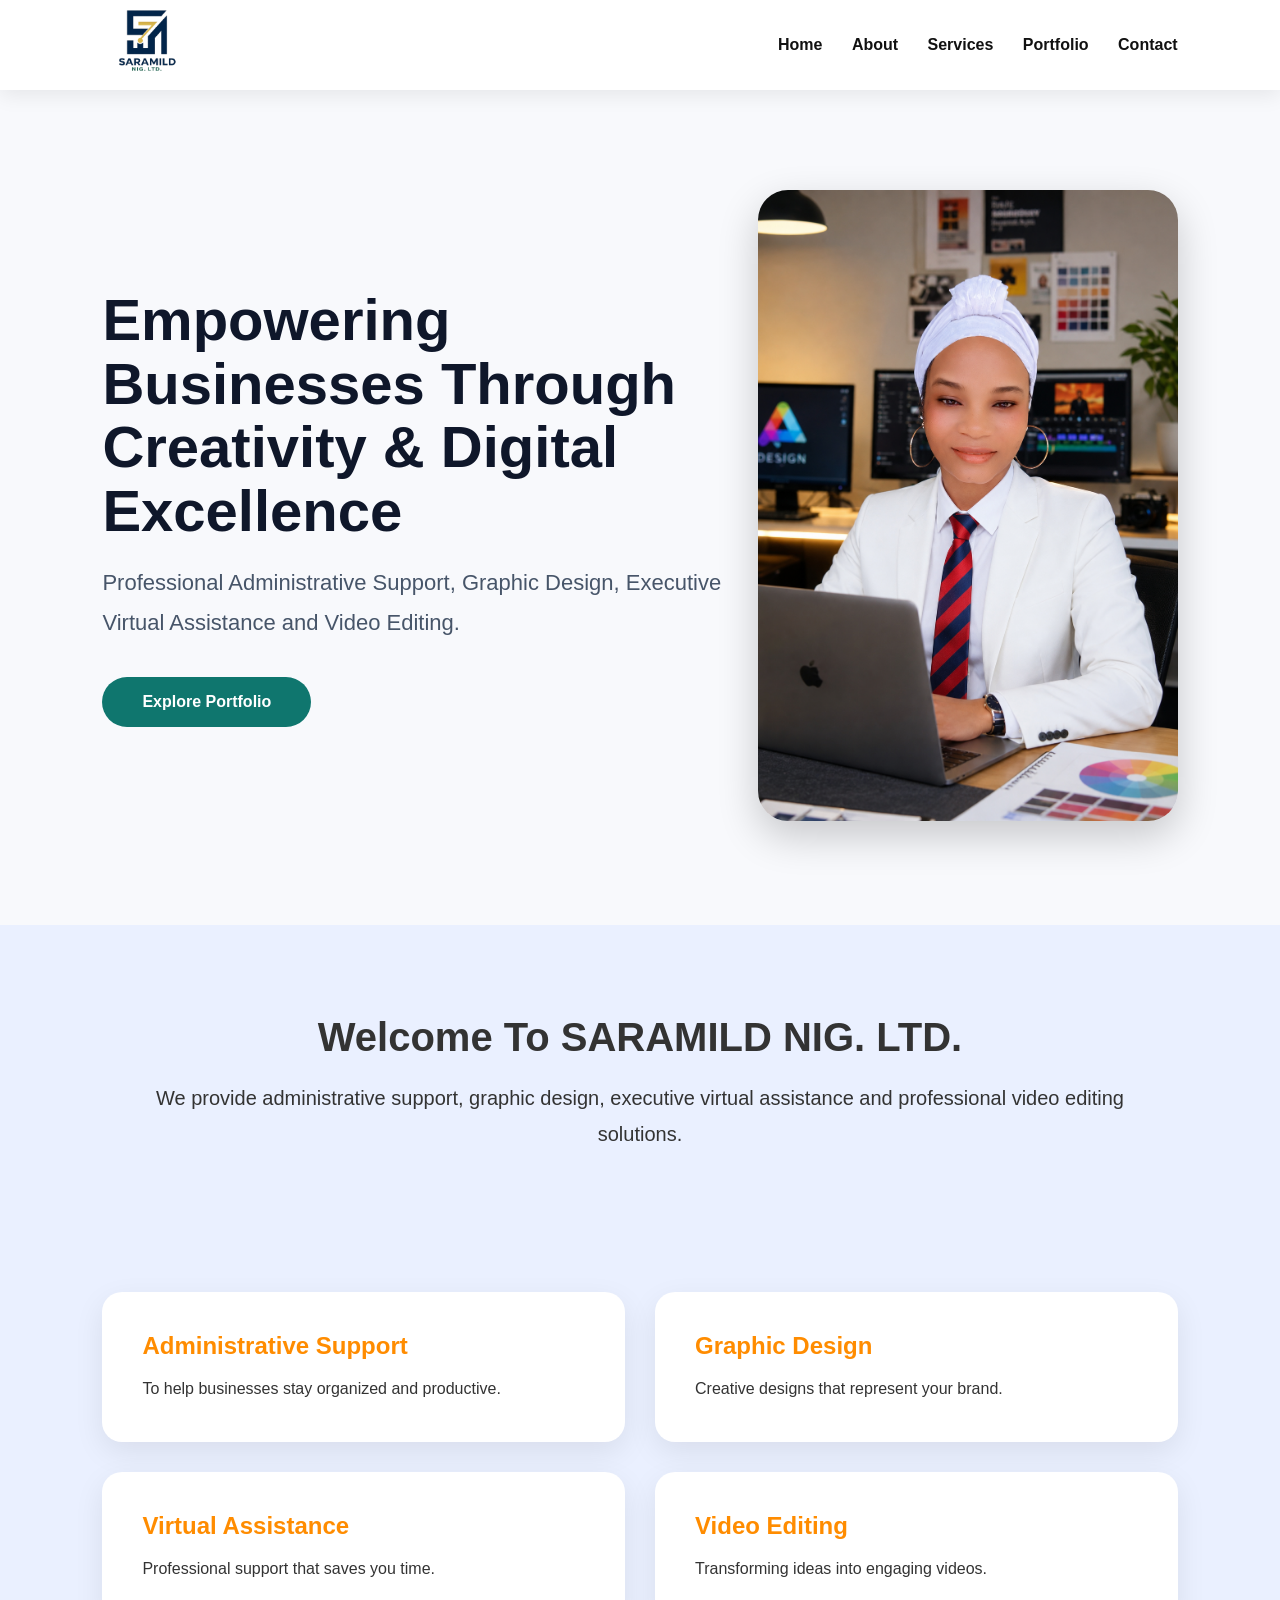
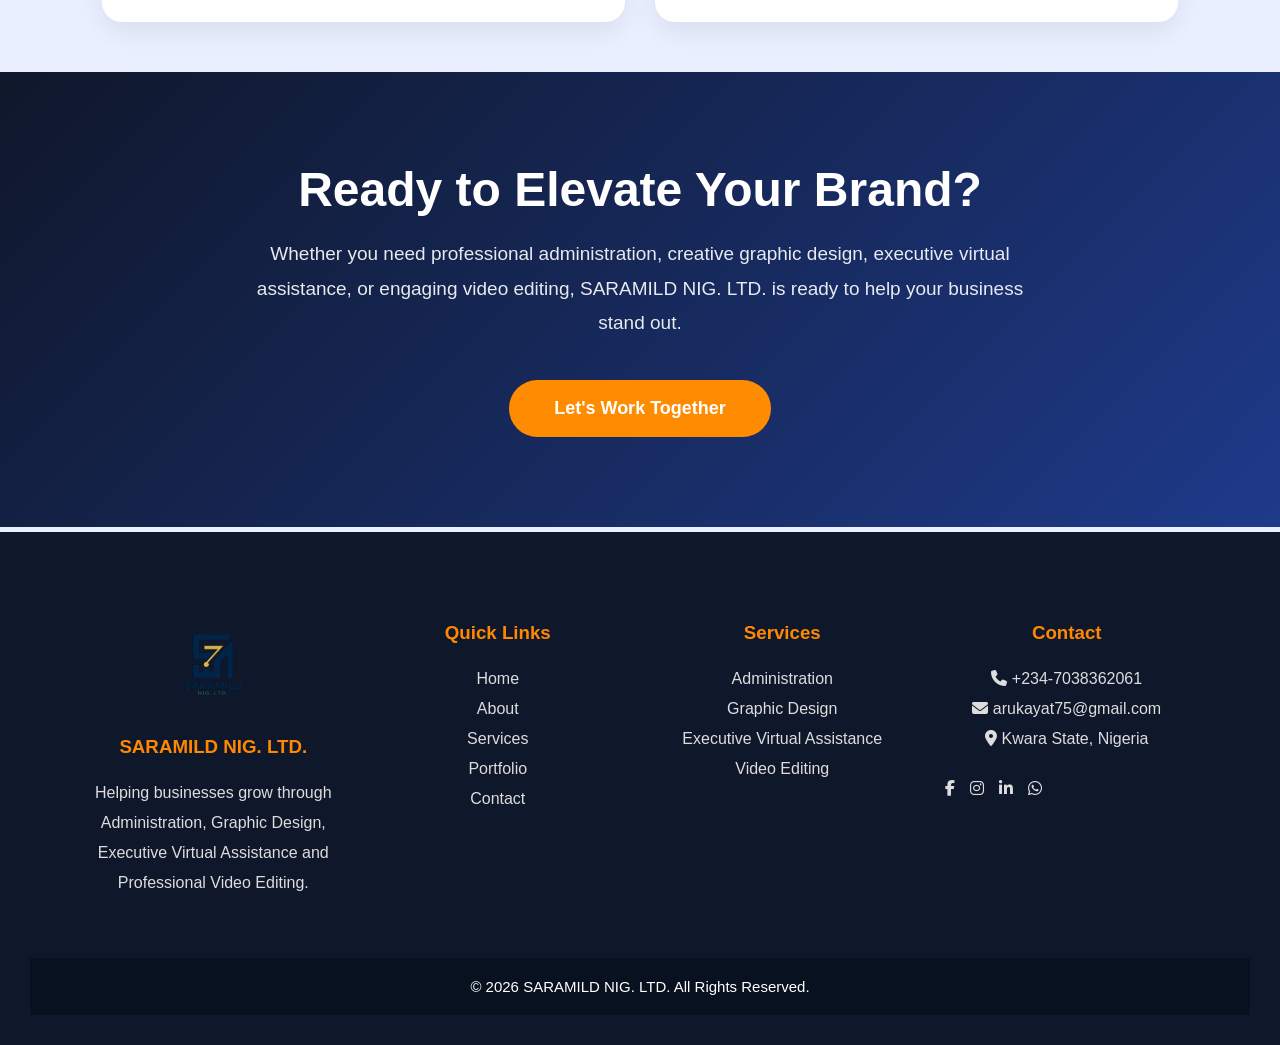
<file: index.html>
<!DOCTYPE html>
<html lang="en">

<head>

<link rel="stylesheet"
href="https://cdnjs.cloudflare.com/ajax/libs/font-awesome/6.5.2/css/all.min.css">

<meta charset="UTF-8">

<meta name="viewport" content="width=device-width, initial-scale=1.0">

<title>SARAMILD NIG. LTD.</title>

<link rel="stylesheet" href="style.css">

</head>


<body>


<header>

<div class="logo">
    <a href="index.html">
        <img src="images/logo.png" alt="SARAMILD Logo">
    </a>
</div>


<nav>

<a href="index.html">Home</a>
<a href="about.html">About</a>
<a href="services.html">Services</a>
<a href="portfolio.html">Portfolio</a>
<a href="contact.html">Contact</a>

</nav>


</header>




<section class="hero">

<div class="hero-text">

<h1>

Empowering Businesses Through
Creativity & Digital Excellence

</h1>

<p>

Professional Administrative Support,
Graphic Design,
Executive Virtual Assistance
and Video Editing.

</p>

<a href="portfolio.html" class="button">

Explore Portfolio

</a>

</div>



<div class="hero-image">

<img src="images/hero-photo.png"

alt="CEO">

</div>

</section>




<section class="welcome">


<h2>
Welcome To SARAMILD NIG. LTD.
</h2>


<p>

We provide administrative support, graphic design,
executive virtual assistance and professional video editing solutions.

</p>


</section>





<section class="cards">


<div class="card">

<h3>
Administrative Support
</h3>

<p>
To help businesses stay organized and productive.
</p>

</div>



<div class="card">

<h3>
Graphic Design
</h3>

<p>
Creative designs that represent your brand.
</p>

</div>



<div class="card">

<h3>
Virtual Assistance
</h3>

<p>
Professional support that saves you time.
</p>

</div>



<div class="card">

<h3>
Video Editing
</h3>

<p>
Transforming ideas into engaging videos.
</p>

</div>



</section>



<section class="cta">

    <h2>Ready to Elevate Your Brand?</h2>

    <p>
        Whether you need professional administration,
        creative graphic design, executive virtual assistance,
        or engaging video editing, SARAMILD NIG. LTD.
        is ready to help your business stand out.
    </p>

    <a href="contact.html" class="cta-btn">
        Let's Work Together
    </a>

</section>



<footer class="footer">

    <div class="footer-container">

        <div class="footer-box">
            <img src="images/logo.png" class="footer-logo">

            <h3>SARAMILD NIG. LTD.</h3>

            <p>
                Helping businesses grow through
                Administration, Graphic Design,
                Executive Virtual Assistance and
                Professional Video Editing.
            </p>
        </div>

        <div class="footer-box">

            <h3>Quick Links</h3>

            <a href="index.html">Home</a>

            <a href="about.html">About</a>

            <a href="services.html">Services</a>

            <a href="portfolio.html">Portfolio</a>

            <a href="contact.html">Contact</a>

        </div>

        <div class="footer-box">

            <h3>Services</h3>

            <p>Administration</p>

            <p>Graphic Design</p>

            <p>Executive Virtual Assistance</p>

            <p>Video Editing</p>

        </div>

        <div class="footer-box">

            <h3>Contact</h3>

            <p>
                <i class="fa-solid fa-phone"></i>

                +234-7038362061
            </p>

            <p>
                <i class="fa-solid fa-envelope"></i>

                arukayat75@gmail.com
            </p>

            <p>
                <i class="fa-solid fa-location-dot"></i>

                Kwara State, Nigeria
            </p>

            <div class="social-icons">

                <a href="#"><i class="fab fa-facebook-f"></i></a>

                <a href="#"><i class="fab fa-instagram"></i></a>

                <a href="#"><i class="fab fa-linkedin-in"></i></a>

                <a href="#"><i class="fab fa-whatsapp"></i></a>

            </div>

        </div>

    </div>

    <div class="footer-bottom">

        © 2026 SARAMILD NIG. LTD.
        All Rights Reserved.

    </div>

</footer>



<!-- <script src="script.js"></script> -->


</body>


</html>
</file>
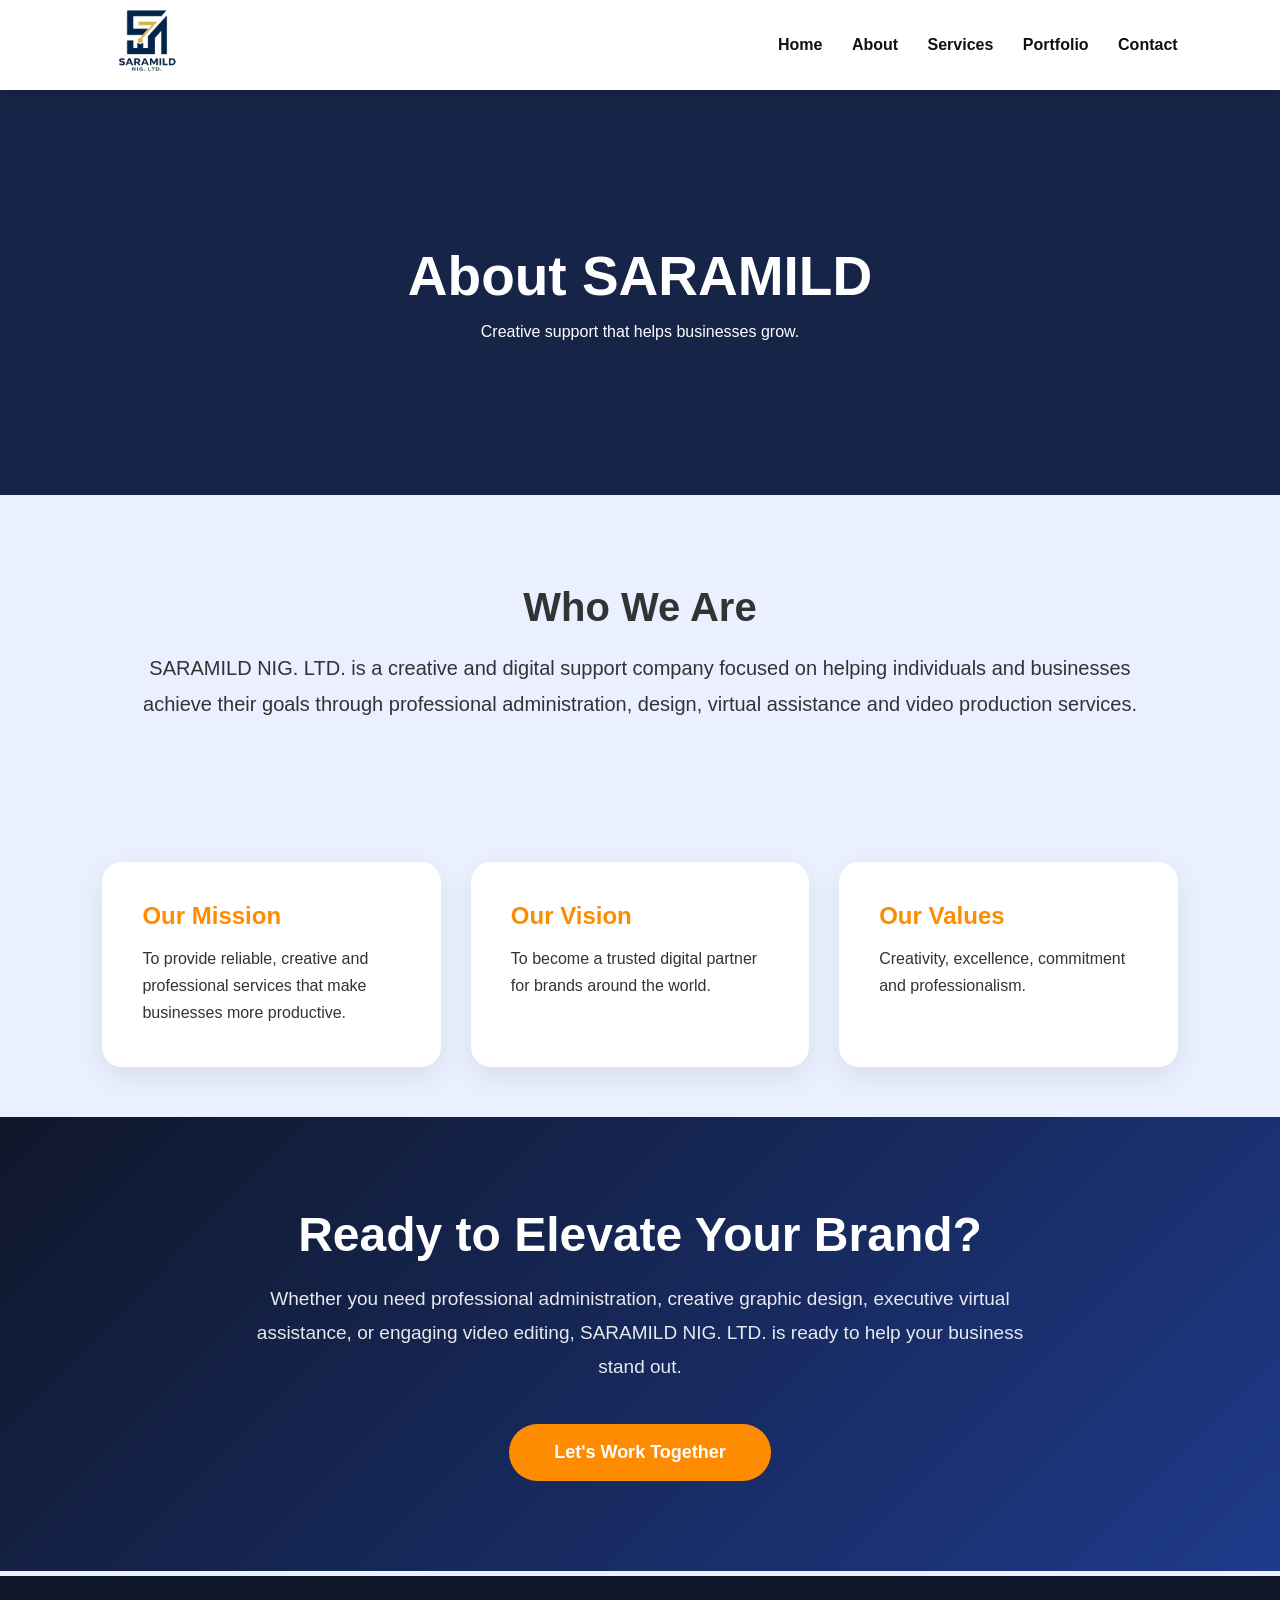
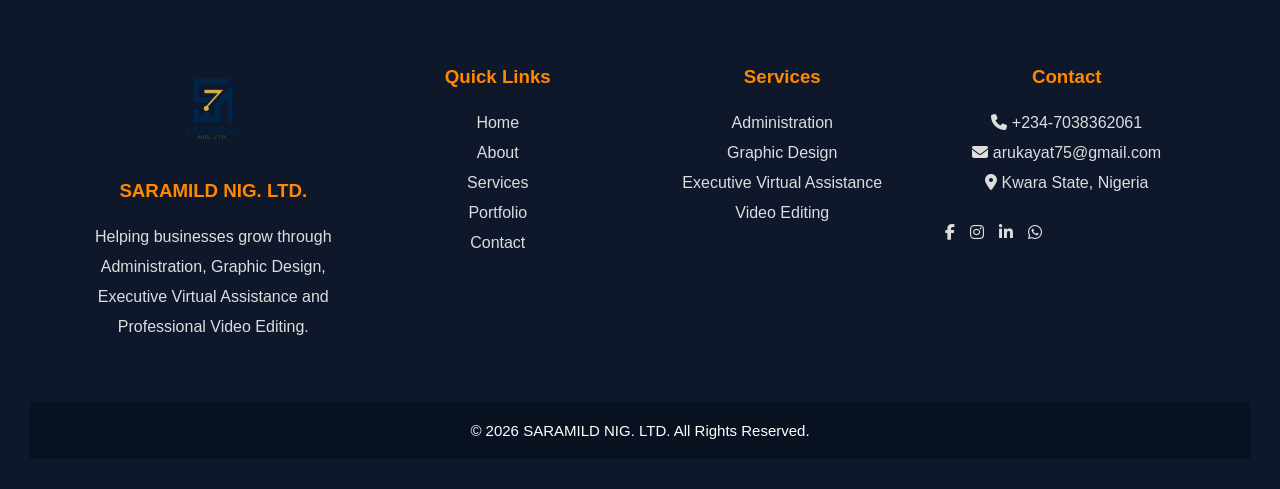
<file: about.html>
<!DOCTYPE html>
<html lang="en">

<head>

<link rel="stylesheet"
href="https://cdnjs.cloudflare.com/ajax/libs/font-awesome/6.5.2/css/all.min.css">

<meta charset="UTF-8">

<meta name="viewport" content="width=device-width, initial-scale=1.0">

<title>About - SARAMILD NIG. LTD.</title>

<link rel="stylesheet" href="style.css">

</head>


<body>


<header>

<div class="logo">

<a href="index.html">

<img src="images/logo.png" alt="SARAMILD Logo">

</a>

</div>


<nav>

<a href="index.html">Home</a>
<a href="about.html">About</a>
<a href="services.html">Services</a>
<a href="portfolio.html">Portfolio</a>
<a href="contact.html">Contact</a>

</nav>


</header>




<section class="page-banner">


<h1>
About SARAMILD
</h1>


<p>
Creative support that helps businesses grow.
</p>


</section>




<section class="welcome">


<h2>
Who We Are
</h2>


<p>

SARAMILD NIG. LTD. is a creative and digital support company
focused on helping individuals and businesses achieve their goals
through professional administration, design, virtual assistance and
video production services.

</p>


</section>





<section class="about-cards">

    <div class="about-card">

        <h3>Our Mission</h3>

        <p>
            To provide reliable, creative and professional services
            that make businesses more productive.
        </p>

    </div>


    <div class="about-card">

        <h3>Our Vision</h3>

        <p>
            To become a trusted digital partner for brands
            around the world.
        </p>

    </div>


    <div class="about-card">

        <h3>Our Values</h3>

        <p>
            Creativity, excellence, commitment and professionalism.
        </p>

    </div>

</section>



<section class="cta">

    <h2>Ready to Elevate Your Brand?</h2>

    <p>
        Whether you need professional administration,
        creative graphic design, executive virtual assistance,
        or engaging video editing, SARAMILD NIG. LTD.
        is ready to help your business stand out.
    </p>

    <a href="contact.html" class="cta-btn">
        Let's Work Together
    </a>

</section>



<footer class="footer">

    <div class="footer-container">

        <div class="footer-box">
            <img src="images/logo.png" class="footer-logo">

            <h3>SARAMILD NIG. LTD.</h3>

            <p>
                Helping businesses grow through
                Administration, Graphic Design,
                Executive Virtual Assistance and
                Professional Video Editing.
            </p>
        </div>

        <div class="footer-box">

            <h3>Quick Links</h3>

            <a href="index.html">Home</a>

            <a href="about.html">About</a>

            <a href="services.html">Services</a>

            <a href="portfolio.html">Portfolio</a>

            <a href="contact.html">Contact</a>

        </div>

        <div class="footer-box">

            <h3>Services</h3>

            <p>Administration</p>

            <p>Graphic Design</p>

            <p>Executive Virtual Assistance</p>

            <p>Video Editing</p>

        </div>

        <div class="footer-box">

            <h3>Contact</h3>

            <p>
                <i class="fa-solid fa-phone"></i>

                +234-7038362061
            </p>

            <p>
                <i class="fa-solid fa-envelope"></i>

                arukayat75@gmail.com
            </p>

            <p>
                <i class="fa-solid fa-location-dot"></i>

                Kwara State, Nigeria
            </p>

            <div class="social-icons">

                <a href="#"><i class="fab fa-facebook-f"></i></a>

                <a href="#"><i class="fab fa-instagram"></i></a>

                <a href="#"><i class="fab fa-linkedin-in"></i></a>

                <a href="#"><i class="fab fa-whatsapp"></i></a>

            </div>

        </div>

    </div>

    <div class="footer-bottom">

        © 2026 SARAMILD NIG. LTD.
        All Rights Reserved.

    </div>

</footer>


<script src="script.js"></script>


</body>


</html>
</file>
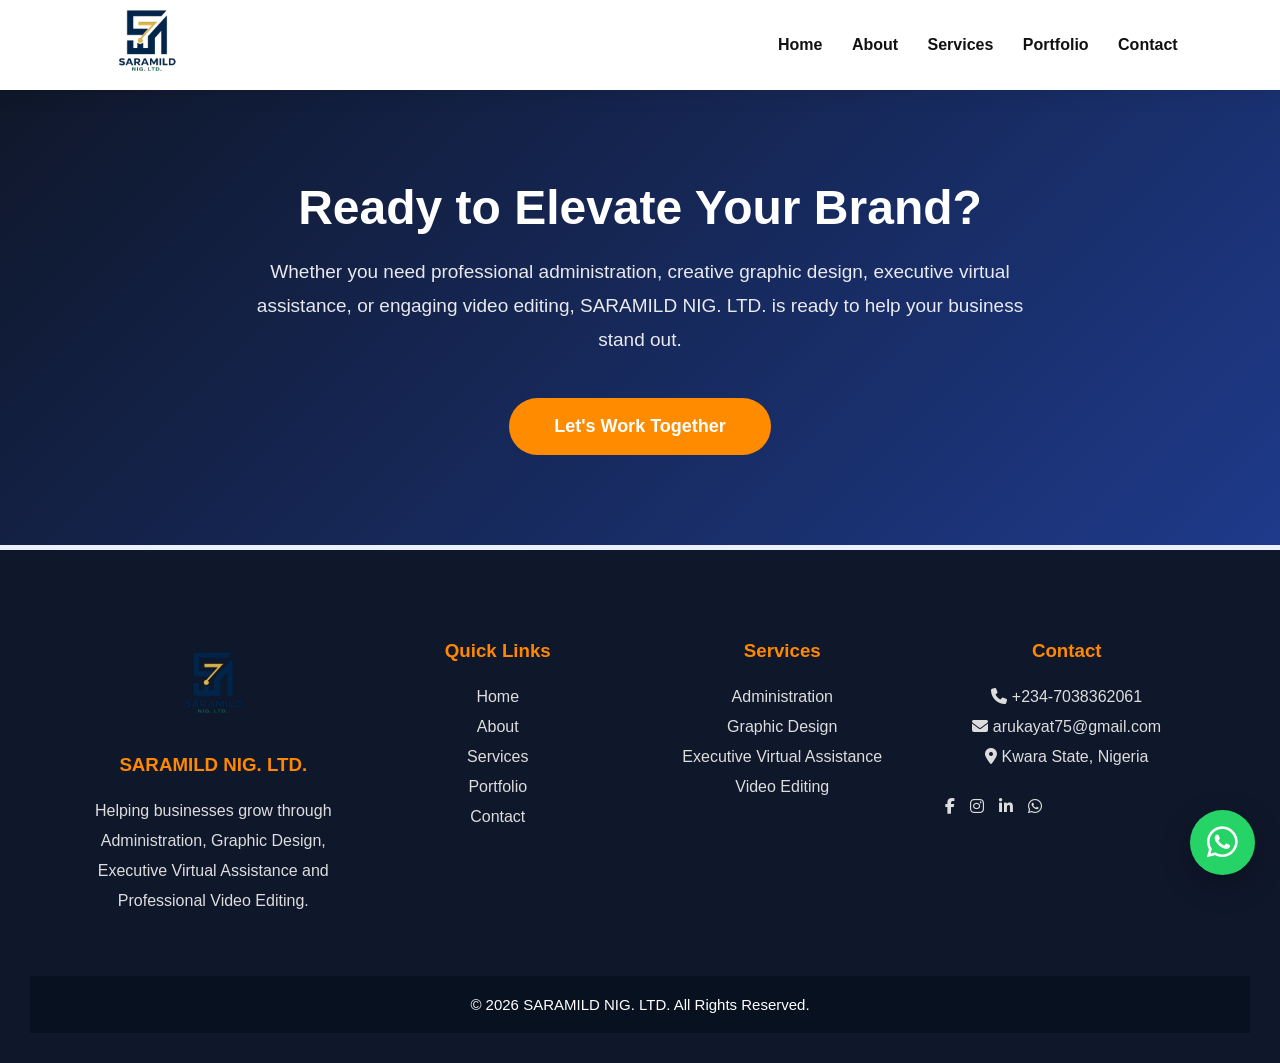
<file: contact.html>
<!DOCTYPE html>
<html lang="en">

<head>

<link rel="stylesheet"
href="https://cdnjs.cloudflare.com/ajax/libs/font-awesome/6.5.2/css/all.min.css">

<meta charset="UTF-8">

<meta name="viewport" content="width=device-width, initial-scale=1.0">

<title>Services - SARAMILD NIG. LTD.</title>

<link rel="stylesheet" href="style.css">

</head>



<body>


<a href="https://wa.me/2347038362061?text=Hello%20SARAMILD,%20I%20visited%20your%20website."
class="whatsapp-float"
target="_blank">

<i class="fab fa-whatsapp"></i>

</a>    


<header>

<div class="logo">

<a href="index.html">

<img src="images/logo.png" alt="SARAMILD Logo">

</a>

</div>


<nav>

<a href="index.html">Home</a>
<a href="about.html">About</a>
<a href="services.html">Services</a>
<a href="portfolio.html">Portfolio</a>
<a href="contact.html">Contact</a>

</nav>


</header>

<link rel="stylesheet"
href="https://cdnjs.cloudflare.com/ajax/libs/font-awesome/6.5.2/css/all.min.css">


<link rel="stylesheet" href="style.css">



<section class="cta">

    <h2>Ready to Elevate Your Brand?</h2>

    <p>
        Whether you need professional administration,
        creative graphic design, executive virtual assistance,
        or engaging video editing, SARAMILD NIG. LTD.
        is ready to help your business stand out.
    </p>

    <a href="contact.html" class="cta-btn">
        Let's Work Together
    </a>

</section>




<footer class="footer">

    <div class="footer-container">

        <div class="footer-box">
            <img src="images/logo.png" class="footer-logo">

            <h3>SARAMILD NIG. LTD.</h3>

            <p>
                Helping businesses grow through
                Administration, Graphic Design,
                Executive Virtual Assistance and
                Professional Video Editing.
            </p>
        </div>

        <div class="footer-box">

            <h3>Quick Links</h3>

            <a href="index.html">Home</a>

            <a href="about.html">About</a>

            <a href="services.html">Services</a>

            <a href="portfolio.html">Portfolio</a>

            <a href="contact.html">Contact</a>

        </div>

        <div class="footer-box">

            <h3>Services</h3>

            <p>Administration</p>

            <p>Graphic Design</p>

            <p>Executive Virtual Assistance</p>

            <p>Video Editing</p>

        </div>

        <div class="footer-box">

            <h3>Contact</h3>

            <p>
                <i class="fa-solid fa-phone"></i>

                +234-7038362061
            </p>

            <p>
                <i class="fa-solid fa-envelope"></i>

                arukayat75@gmail.com
            </p>

            <p>
                <i class="fa-solid fa-location-dot"></i>

                Kwara State, Nigeria
            </p>

            <div class="social-icons">

                <a href="https://facebook.com/rukayataramide" target="_blank">
    <i class="fab fa-facebook-f"></i>
</a>

                <a href="https://instagram.com/arukayat75" target="_blank">
    <i class="fab fa-instagram"></i>
</a>

                <a href="https://linkedin.com/in/arukayat75@gmail.com" target="_blank">
    <i class="fab fa-linkedin-in"></i>
</a>

                <a href="https://wa.me/2347038362061" target="_blank">
    <i class="fab fa-whatsapp"></i>
</a>

            </div>

        </div>

    </div>

    <div class="footer-bottom">

        © 2026 SARAMILD NIG. LTD.
        All Rights Reserved.

    </div>

</footer>
</file>
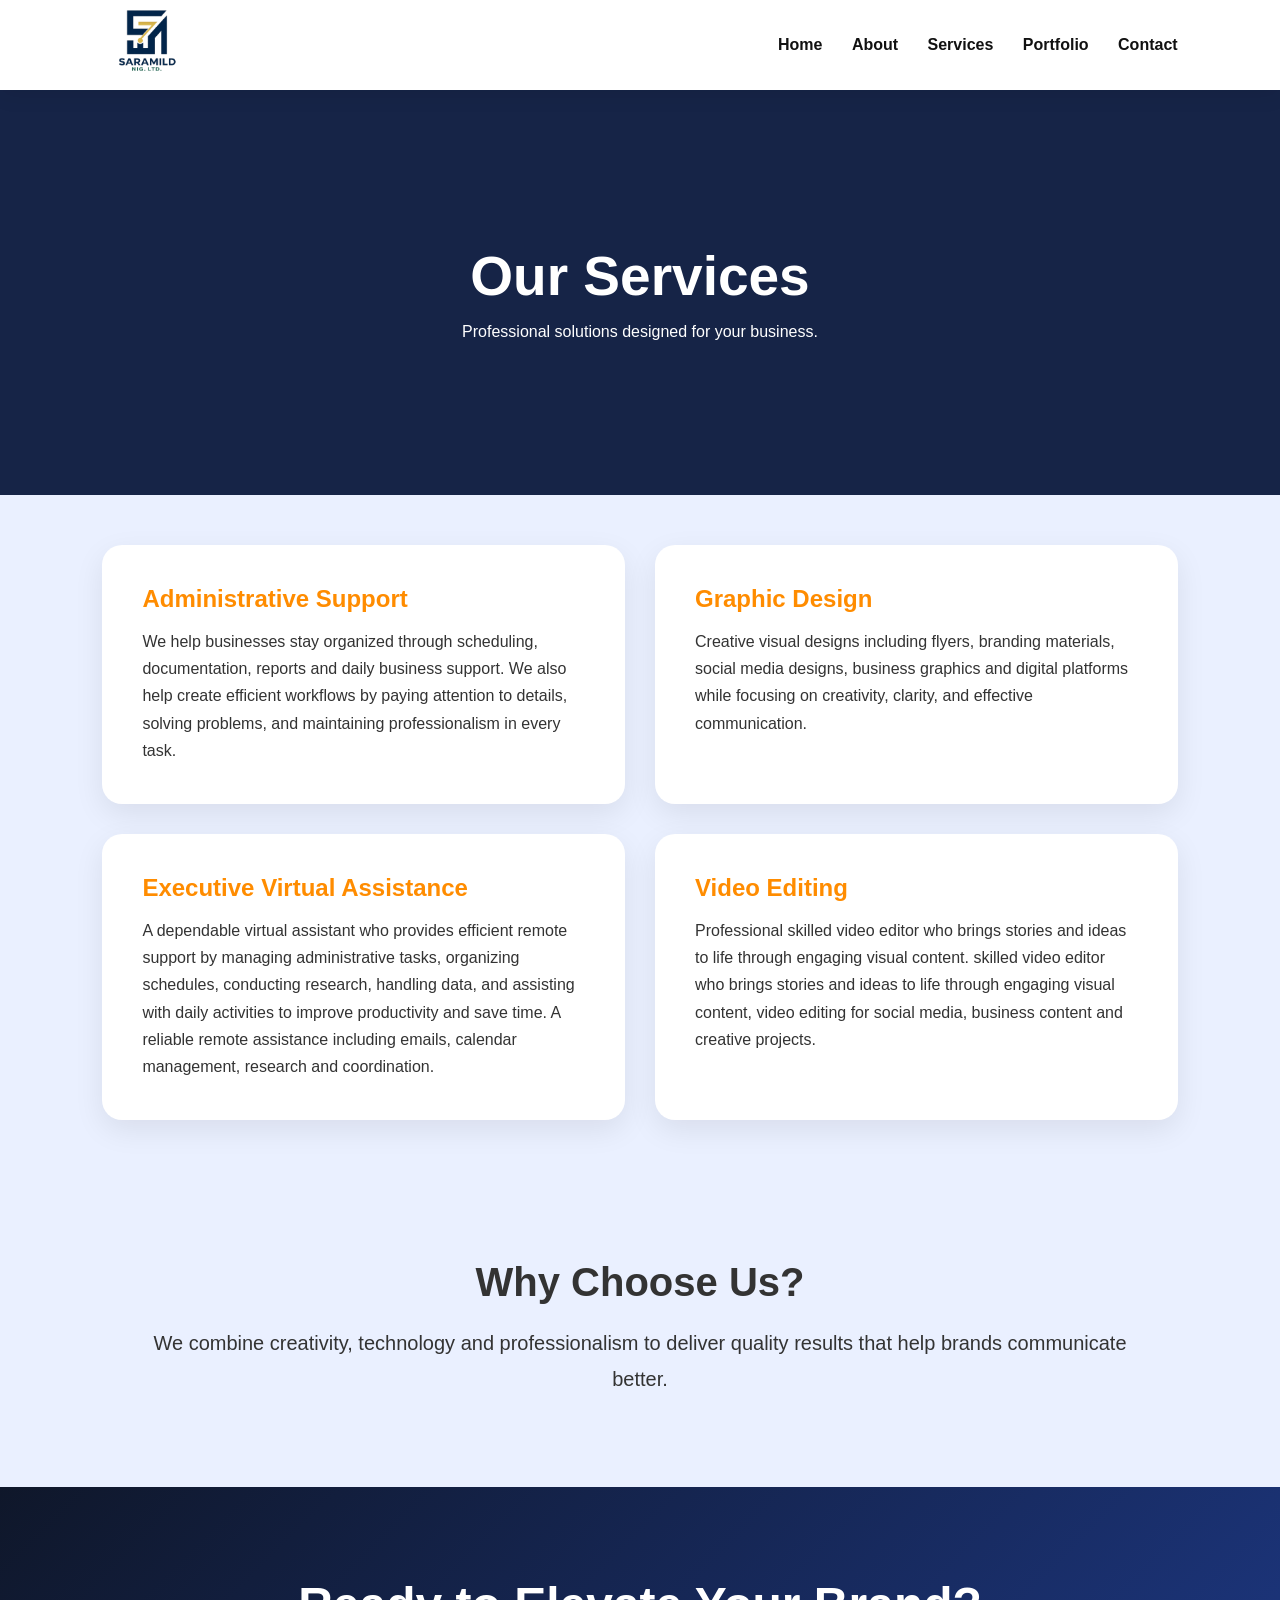
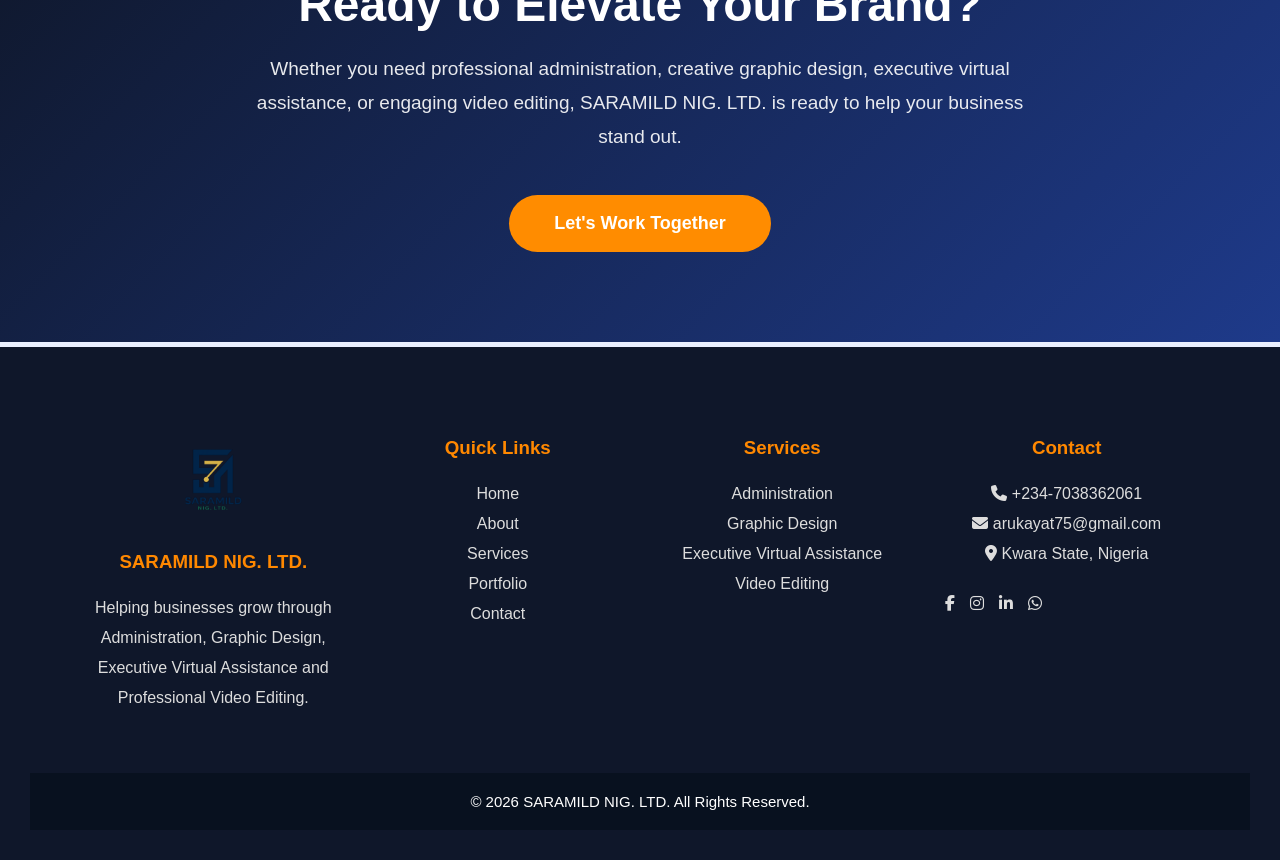
<file: services.html>
<!DOCTYPE html>
<html lang="en">

<head>

<link rel="stylesheet"
href="https://cdnjs.cloudflare.com/ajax/libs/font-awesome/6.5.2/css/all.min.css">

<meta charset="UTF-8">

<meta name="viewport" content="width=device-width, initial-scale=1.0">

<title>Services - SARAMILD NIG. LTD.</title>

<link rel="stylesheet" href="style.css">

</head>


<body>


<header>

<div class="logo">

<a href="index.html">

<img src="images/logo.png" alt="SARAMILD Logo">

</a>

</div>


<nav>

<a href="index.html">Home</a>
<a href="about.html">About</a>
<a href="services.html">Services</a>
<a href="portfolio.html">Portfolio</a>
<a href="contact.html">Contact</a>

</nav>


</header>




<section class="page-banner">


<h1>
Our Services
</h1>


<p>
Professional solutions designed for your business.
</p>


</section>






<section class="cards">



<div class="card">

<h3>
Administrative Support
</h3>

<p>

We help businesses stay organized through scheduling,
documentation, reports and daily business support.
We also help create efficient workflows by paying attention to details, 
solving problems, and maintaining professionalism in every task.

</p>

</div>





<div class="card">

<h3>
Graphic Design
</h3>

<p>

Creative visual designs including flyers, branding materials,
social media designs, business graphics and digital platforms 
while focusing on creativity, clarity, and effective communication.

</p>

</div>






<div class="card">

<h3>
Executive Virtual Assistance
</h3>

<p>

A dependable virtual assistant who provides efficient remote support 
by managing administrative tasks, organizing schedules, 
conducting research, handling data, and assisting with daily activities 
to improve productivity and save time. 
A reliable remote assistance including emails,
calendar management, research and coordination.

</p>

</div>






<div class="card">

<h3>
Video Editing
</h3>

<p>

Professional skilled video editor who brings stories and ideas 
to life through engaging visual content.
skilled video editor who brings stories and ideas to life through 
engaging visual content, video editing for social media,
business content and creative projects.

</p>

</div>





</section>





<section class="welcome">


<h2>
Why Choose Us?
</h2>


<p>

We combine creativity, technology and professionalism
to deliver quality results that help brands communicate better.

</p>


</section>



<section class="cta">

    <h2>Ready to Elevate Your Brand?</h2>

    <p>
        Whether you need professional administration,
        creative graphic design, executive virtual assistance,
        or engaging video editing, SARAMILD NIG. LTD.
        is ready to help your business stand out.
    </p>

    <a href="contact.html" class="cta-btn">
        Let's Work Together
    </a>

</section>



<footer class="footer">

    <div class="footer-container">

        <div class="footer-box">
            <img src="images/logo.png" class="footer-logo">

            <h3>SARAMILD NIG. LTD.</h3>

            <p>
                Helping businesses grow through
                Administration, Graphic Design,
                Executive Virtual Assistance and
                Professional Video Editing.
            </p>
        </div>

        <div class="footer-box">

            <h3>Quick Links</h3>

            <a href="index.html">Home</a>

            <a href="about.html">About</a>

            <a href="services.html">Services</a>

            <a href="portfolio.html">Portfolio</a>

            <a href="contact.html">Contact</a>

        </div>

        <div class="footer-box">

            <h3>Services</h3>

            <p>Administration</p>

            <p>Graphic Design</p>

            <p>Executive Virtual Assistance</p>

            <p>Video Editing</p>

        </div>

        <div class="footer-box">

            <h3>Contact</h3>

            <p>
                <i class="fa-solid fa-phone"></i>

                +234-7038362061
            </p>

            <p>
                <i class="fa-solid fa-envelope"></i>

                arukayat75@gmail.com
            </p>

            <p>
                <i class="fa-solid fa-location-dot"></i>

                Kwara State, Nigeria
            </p>

            <div class="social-icons">

                <a href="#"><i class="fab fa-facebook-f"></i></a>

                <a href="#"><i class="fab fa-instagram"></i></a>

                <a href="#"><i class="fab fa-linkedin-in"></i></a>

                <a href="#"><i class="fab fa-whatsapp"></i></a>

            </div>

        </div>

    </div>

    <div class="footer-bottom">

        © 2026 SARAMILD NIG. LTD.
        All Rights Reserved.

    </div>

</footer>




<script src="script.js"></script>


</body>


</html>
</file>
<file: style.css>
:root{

--primary:#ff8c00;
--dark:#111;
--light:#ffffff;
--text:#333;

}


*{

margin:0;
padding:0;
box-sizing:border-box;

}


body{

font-family:'Avenir Next LT Pro',sans-serif;
background:#eaf0ff;
color:var(--text);

}



header{

height:80px;
padding:0 8%;
min-height:90px;

display:flex;
justify-content:space-between;
align-items:center;

background:white;

box-shadow:0 5px 20px rgba(0,0,0,.08);

position:sticky;
top:0;
z-index:10;

}



.logo img{
    height:90px;
    width:auto;
    transition:.4s;
}

.logo img:hover{
    transform:scale(1.10);
}

.logo span{

color:var(--dark);

}



nav a{

margin-left:25px;
text-decoration:none;
color:var(--dark);
font-weight:600;

}


nav a:hover{

color:var(--primary);

}




.hero{

display:flex;

justify-content:space-between;

align-items:center;

padding:100px 8%;

background:#f8f9fc;

}



.hero-text{

max-width:650px;
color:#1e293b;

}



.hero h1{

font-size:58px;
line-height:1.1;

margin-bottom:20px;

font-weight:800;

color:#0f172a;

}


.hero p{

font-size:22px;

line-height:1.8;

margin-bottom:35px;

color:#475569;

}




.button{

background:#0f766e;

color:white;

padding:16px 40px;

border-radius:40px;

text-decoration:none;

display:inline-block;

font-weight:bold;

transition:.3s;

}

.button:hover{

background:#115e59;

transform:translateY(-3px);

}



.welcome{

text-align:center;

padding:90px 10%;

}



.welcome h2{

font-size:40px;
margin-bottom:20px;

}



.welcome p{

font-size:20px;
line-height:1.8;

}




.cards{

display:grid;

grid-template-columns:repeat(2,2fr);

gap:30px;

padding:50px 8%;

}




.card{

background:white;

padding:40px;

border-radius:20px;

box-shadow:0 10px 30px rgba(0,0,0,.08);

transition:.3s;

}



.card:hover{

transform:translateY(-10px);

}



.card h3{

color:var(--primary);

margin-bottom:15px;

}





footer{

background:var(--dark);
color:white;

text-align:center;

padding:30px;

}




@media(max-width:800px){


header{

flex-direction:column;
height:auto;
padding:20px;

}


nav{

margin-top:15px;

}



.hero h1{

font-size:38px;

}



.cards{

grid-template-columns:2fr;

}


}

.page-banner{

height:45vh;

background:#162447;

linear-gradient(
rgba(0,0,0,.5),
rgba(0,0,0,.5)
),

url("../images/about.jpg");


background-size:cover;
background-position:center;

display:flex;
flex-direction:column;
justify-content:center;
align-items:center;

color:white;

text-align:center;

}



.page-banner h1{

font-size:55px;
margin-bottom:15px;

}

.card p{

line-height:1.7;

}


.cards{

align-items:stretch;

}


.card h3{

font-size:24px;

}



.portfolio{

padding:80px 8%;

}

.portfolio h2{

text-align:center;
margin-bottom:40px;
font-size:38px;

color:var(--primary);

}

.gallery{

display:grid;

grid-template-columns:repeat(auto-fit,minmax(280px,1fr));

gap:30px;

}

.gallery-item{

background:white;

border-radius:20px;

overflow:hidden;

box-shadow:0 10px 25px rgba(0,0,0,.1);

transition:.4s;

}

.gallery-item:hover{

transform:translateY(-10px);

}

.gallery-item img{

width:100%;

height:250px;

object-fit:cover;

display:block;

}

.gallery-item p{

padding:20px;

font-weight:bold;

text-align:center;

}

.video-gallery{

display:grid;

grid-template-columns:repeat(auto-fit,minmax(350px,1fr));

gap:30px;

}

.video-gallery video{

width:100%;

border-radius:20px;

box-shadow:0 10px 25px rgba(0,0,0,.15);

}

.hero-image img{

width:420px;

border-radius:30px;

box-shadow:0 15px 40px rgba(0,0,0,.2);

}



/* ==========================
   Portfolio Cards
========================== */

.gallery{

display:grid;

grid-template-columns:repeat(auto-fit,minmax(350px,1fr));

gap:35px;

margin-top:40px;

}

.gallery-item{

background:#ffffff;

border-radius:20px;

overflow:hidden;

box-shadow:0 10px 25px rgba(0,0,0,.08);

transition:.4s ease;

}

.gallery-item:hover{

transform:translateY(-10px);

box-shadow:0 20px 35px rgba(0,0,0,.15);

}

.gallery-item img{

width:100%;

height:200px;

object-fit:cover;

display:block;

}

.project-info{

padding:25px;

}

.project-info h3{

font-size:24px;

margin-bottom:15px;

color:#0f172a;

}

.project-info p{

color:#64748b;

line-height:1.8;

margin-bottom:20px;

}

.category{

display:inline-block;

background:#0f766e;

color:white;

padding:8px 18px;

border-radius:30px;

font-size:14px;

font-weight:bold;

}




/* ===========================
   PREMIUM FOOTER
=========================== */

.footer{
    background:#0f172a;
    color:white;
    margin-top:5px;
}

.footer-container{
    width:90%;
    max-width:1300px;
    margin:auto;
    padding:60px 0;
    display:grid;
    grid-template-columns:repeat(auto-fit,minmax(230px,1fr));
    gap:40px;
}

.footer-logo{
    width:90px;
    margin-bottom:20px;
}

.footer-box h3{
    margin-bottom:20px;
    color:#ff8800;
}

.footer-box p,
.footer-box a{
    color:#ddd;
    text-decoration:none;
    line-height:30px;
    display:block;
    transition:.3s;
}

.footer-box a:hover{
    color:#ff8800;
    transform:translateX(8px);
}

.social-icons{
    display: flex;
    flex-direction: row;
    gap: 15px;
    margin-top:20px;
}

.social-icons a{
    transition:0.4s;
}

.social-icons a:hover{
    transform:translateY(-8px) scale(1.1);
}

.social-icons a:hover{
    background:#ff8800;
    color:white;
    transform:translateY(-6px);
}

.footer-bottom{
    background:#08111f;
    text-align:center;
    padding:20px;
    font-size:15px;
}




.whatsapp-float{

position:fixed;

bottom:25px;

right:25px;

width:65px;

height:65px;

background:#25D366;

color:white;

border-radius:50%;

display:flex;

justify-content:center;

align-items:center;

font-size:35px;

text-decoration:none;

box-shadow:0 10px 30px rgba(0,0,0,.25);

z-index:999;

animation:bounce 2.5s infinite;

transition:.4s;

}

.whatsapp-float:hover{

transform:scale(1.1);

}

@keyframes bounce{

0%,100%{

transform:translateY(0);

}

50%{

transform:translateY(-10px);

}

}



/* ==========================
      CALL TO ACTION
========================== */

.cta{

padding:90px 10%;

text-align:center;

background:linear-gradient(135deg,#0f172a,#1e3a8a);

color:white;

}

.cta h2{

font-size:48px;

margin-bottom:20px;

}

.cta p{

max-width:800px;

margin:auto;

font-size:19px;

line-height:1.8;

opacity:.9;

margin-bottom:40px;

}

.cta-btn{

display:inline-block;

padding:18px 45px;

background:#ff8c00;

color:white;

text-decoration:none;

font-size:18px;

font-weight:bold;

border-radius:50px;

transition:.4s;

}

.cta-btn:hover{

background:#009688;

transform:translateY(-6px);

box-shadow:0 15px 35px rgba(0,0,0,.25);

}



/* ==========================
   PROFESSIONAL DOCUMENTS
========================== */

.documents{
    padding:80px 10%;
    background:#f8fafc;
    text-align:center;
}

.documents h2{
    font-size:40px;
    color:#0f172a;
    margin-bottom:50px;
}

.document-grid{
    display:grid;
    grid-template-columns:repeat(auto-fit,minmax(320px,1fr));
    gap:30px;
}

.document-card{
    background:#fff;
    padding:35px;
    border-radius:20px;
    box-shadow:0 10px 25px rgba(0,0,0,.08);
    transition:.3s;
}

.document-card:hover{
    transform:translateY(-8px);
}

.document-card h3{
    margin-bottom:15px;
}

.document-card p{
    margin-bottom:25px;
    line-height:1.7;
}

.document-card .btn{
    display:inline-block;
    margin:8px;
    padding:12px 24px;
    background:#0f172a;
    color:#fff;
    text-decoration:none;
    border-radius:30px;
    transition:.3s;
}

.document-card .btn:hover{
    background:#ff8800;
}

.document-card .download{
    background:#009688;
}

.document-card .download:hover{
    background:#0f172a;
}


/* ==========================
   ABOUT PAGE CARDS
========================== */

.about-cards{

    display:grid;

    grid-template-columns:repeat(3,1fr);

    gap:30px;

    padding:50px 8%;

}


.about-card{

    background:white;

    padding:40px;

    border-radius:20px;

    box-shadow:0 10px 30px rgba(0,0,0,.08);

    transition:.3s;

}


.about-card:hover{

    transform:translateY(-10px);

}


.about-card h3{

    color:var(--primary);

    margin-bottom:15px;

    font-size:24px;

}


.about-card p{

    line-height:1.7;

}


/* ==========================
   PORTFOLIO SERVICE CARDS
========================== */

.portfolio-service-cards{

    display:grid;

    grid-template-columns:repeat(2,1fr);

    gap:30px;

    margin-top:40px;

}


.portfolio-service-card{

    background:white;

    padding:40px;

    border-radius:20px;

    box-shadow:0 10px 30px rgba(0,0,0,.08);

    transition:.3s;

}


.portfolio-service-card:hover{

    transform:translateY(-8px);

}


.portfolio-service-card h3{

    color:var(--primary);

    font-size:24px;

    margin-bottom:15px;

}


.portfolio-service-card p{

    line-height:1.7;

    color:#475569;

}
</file>
